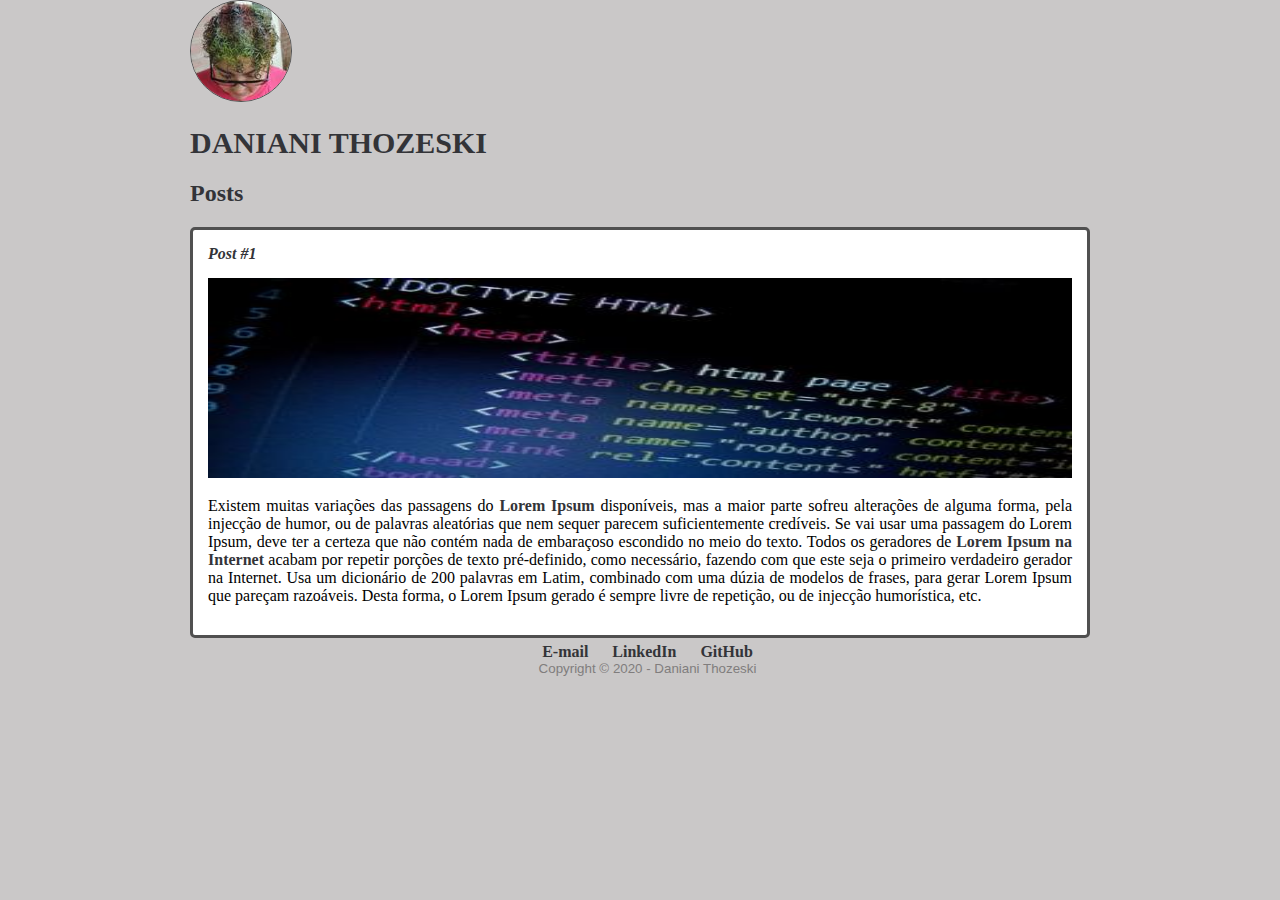
<file: int_html5_css3/index.html>
<!DOCTYPE html>
<html lang="pt-br">
    <head>
        <meta charset="UTF-8"/>
        <title>Int. HTML5/CSS3 - DIO</title>
        <link rel="stylesheet" href="style.css"/>
    </head>
    <body>
        <header>
            <img src="daniani.jpg" alt="Foto da Daniani" class="photo"/> <!--O atributo alt serve para mostrar uma descrição da imagem caso ela não carregue.-->
            <h1 id="title">Daniani Thozeski</h1>        
        </header>
        <section>
            <header>
                <h2 class="subtitle">Posts</h2>
            </header>
            <article class="post">
                <header>
                    <h3 class="post_title">Post #1</h3>
                    <img src="postagem1.jpg" alt="Imagem com códigos em HTML" class="post_image"/>
                </header>
                <p class="post_content">
                    Existem muitas variações das passagens do <a href="mailto:danianith@gmail.com" target="_blank">Lorem Ipsum</a> disponíveis, mas a maior parte sofreu alterações de alguma forma, pela injecção de humor, ou de palavras aleatórias que nem sequer parecem suficientemente credíveis. Se vai usar uma passagem do Lorem Ipsum, deve ter a certeza que não contém nada de embaraçoso escondido no meio do texto. Todos os geradores de <a href="https://www.linkedin.com/in/danianith/" target="_blank">Lorem Ipsum na Internet</a> acabam por repetir porções de texto pré-definido, como necessário, fazendo com que este seja o primeiro verdadeiro gerador na Internet. Usa um dicionário de 200 palavras em Latim, combinado com uma dúzia de modelos de frases, para gerar Lorem Ipsum que pareçam razoáveis. Desta forma, o Lorem Ipsum gerado é sempre livre de repetição, ou de injecção humorística, etc.
                </p>
            </article>
        </section>
        <footer>
            <ul class="contact_list">
                <li>
                    <a href="mailto:danianith@gmail.com" target="_blank">E-mail</a>
                </li>
                <li>
                    <a href="https://www.linkedin.com/in/danianith/" target=_blank>LinkedIn</a>
                </li>
                <li>
                    <a href="https://github.com/danianith" target="_blank">GitHub</a>
                </li> 
                <p class="copy">Copyright &copy; 2020 - Daniani Thozeski</p>              
            </ul>           
        </footer>
    </body>
</html>
</file>
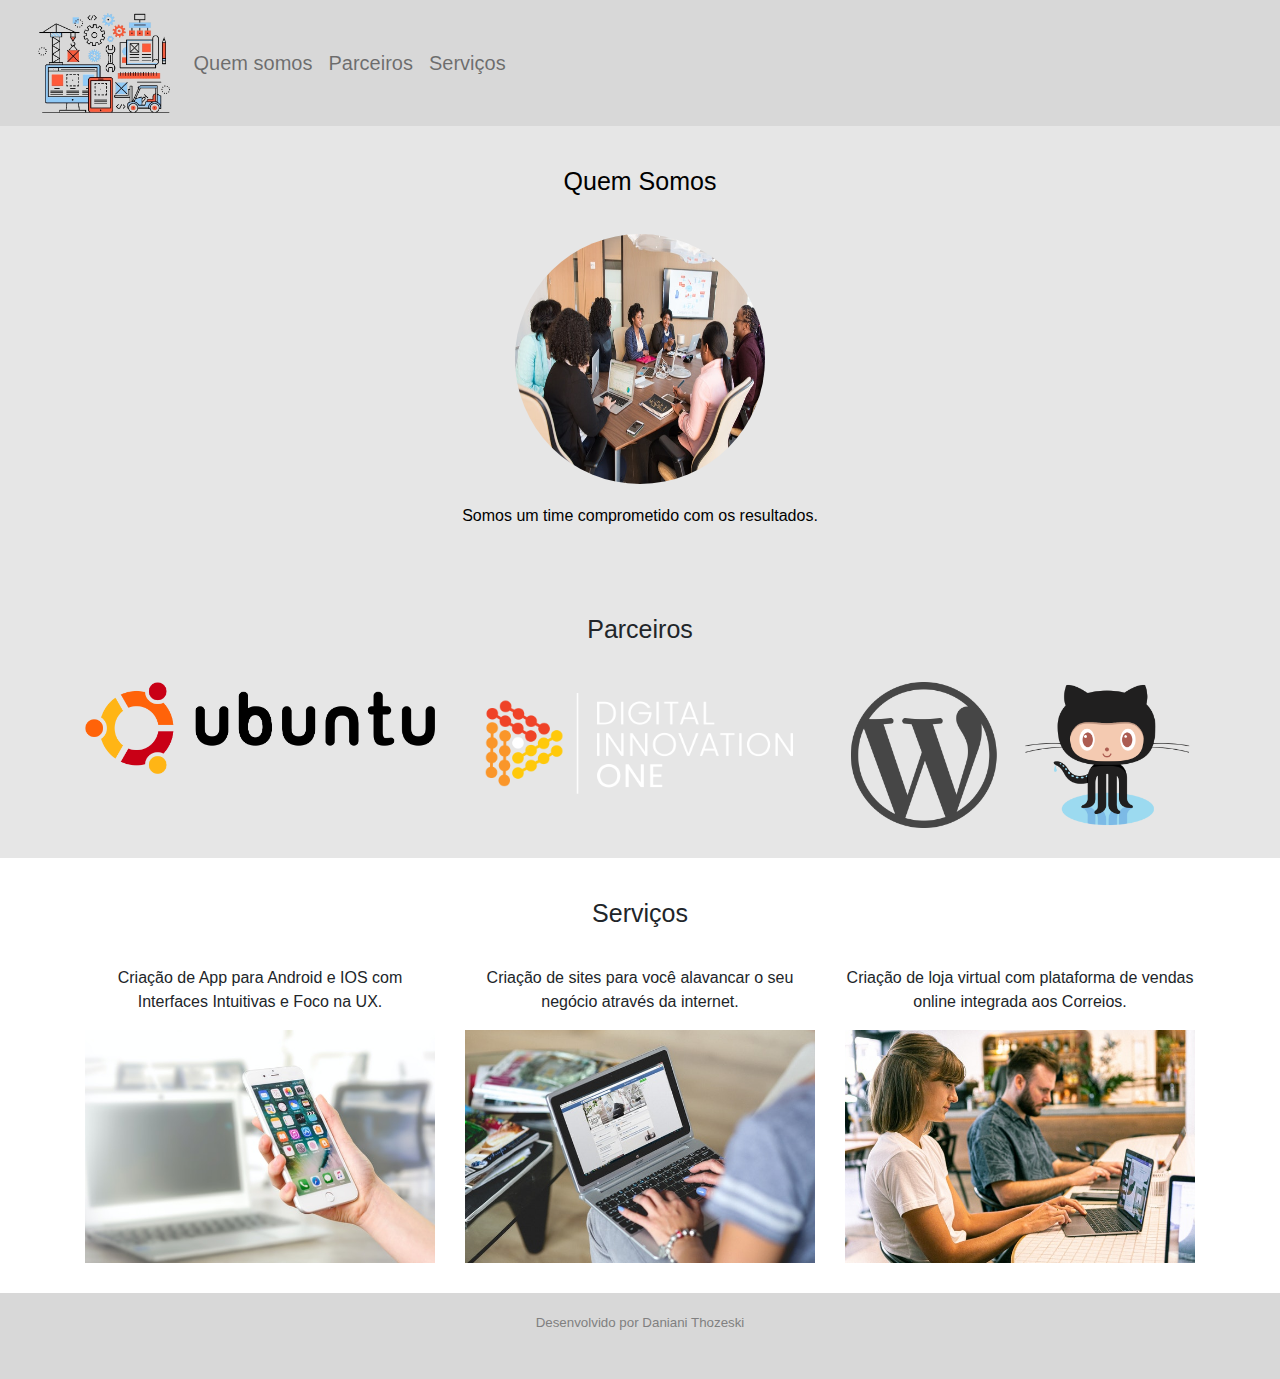
<file: intro_bootstrap/index.html>
<!DOCTYPE html>
<html lang="pt-br">
    <head>
        <meta charset="UTF-8">
        <link rel="stylesheet" type="text/css" href="bootstrap/bootstrap.min.css">
        <link rel="stylesheet" type="text/css" href="css/style.css">
        <title>Estudando Bootstrap</title>
    </head>
    
    <body>
        <nav class="navbar navbar-expand-lg navbar-light">
            <a class="navbar-brand" href="#">
                <img src="img/soft.png" widht="200" height="100"/>
            </a>
            <div class="collapse navbar-collapse">
                <ul class="navbar-nav">
                    <li class="nav-item">
                        <a class="nav-link" href="#quemsomos">Quem somos</a>
                    </li>
                    <li class="nav-item">
                        <a class="nav-link" href="#parceiros">Parceiros</a>
                    </li>
                    <li class="nav-item">
                        <a class="nav-link" href="#servicos">Serviços</a>
                    </li>
                </ul>
            </div>
        </nav>
        
        <section id="quemsomos">
            <div class="container-fluid quem-somos text-center margin">
                <h4 class="margin">Quem Somos</h4>
                <img src="img/time.jpg" class="rounded-circle" width="250" height="250"/>
                <p>Somos um time comprometido com os resultados.</p>
            </div>
        </section>

        <section id="parceiros">
            <div class="container-fluid text-center margin parceiros">
                <h4 class="margin">Parceiros</h4>
                <div class="container">
                    <div class="row">
                        <div class="col-lg-4">
                            <img src="img/ubuntu.png" width="100%">
                        </div>
                        <div class="col-lg-4">
                            <img src="img/dio.png" width="100%">
                        </div>
                        <div class="col-lg-4">
                            <img src="img/git.png" width="100%">
                        </div>
                    </div>
                </div>
            </div>
        </section>

        <section id="servicos">
            <div class="container-fluid text-center margin servicos">
                <h4 class="margin">Serviços</h4>
                <div class="container">
                    <div class="row">
                        <div class="col-lg-4">
                            <p>Criação de App para Android e IOS com Interfaces Intuitivas e Foco na UX.</p>
                            <img src="img/app.jpg" width="100%">
                        </div>
                        <div class="col-lg-4">
                            <p>Criação de sites para você alavancar o seu negócio através da internet.</p>
                            <img src="img/site1.jpg" width="100%">
                        </div>
                        <div class="col-lg-4">
                            <p>Criação de loja virtual com plataforma de vendas online integrada aos Correios.</p>
                            <img src="img/site2.jpg" width="100%">
                        </div>
                    </div>
                </div>
            </div>
        </section>

        <footer class="container-fluid text-center bg-footer margin">
            <p>Desenvolvido por Daniani Thozeski</p>
        </footer>
    </body>
</html>
</file>
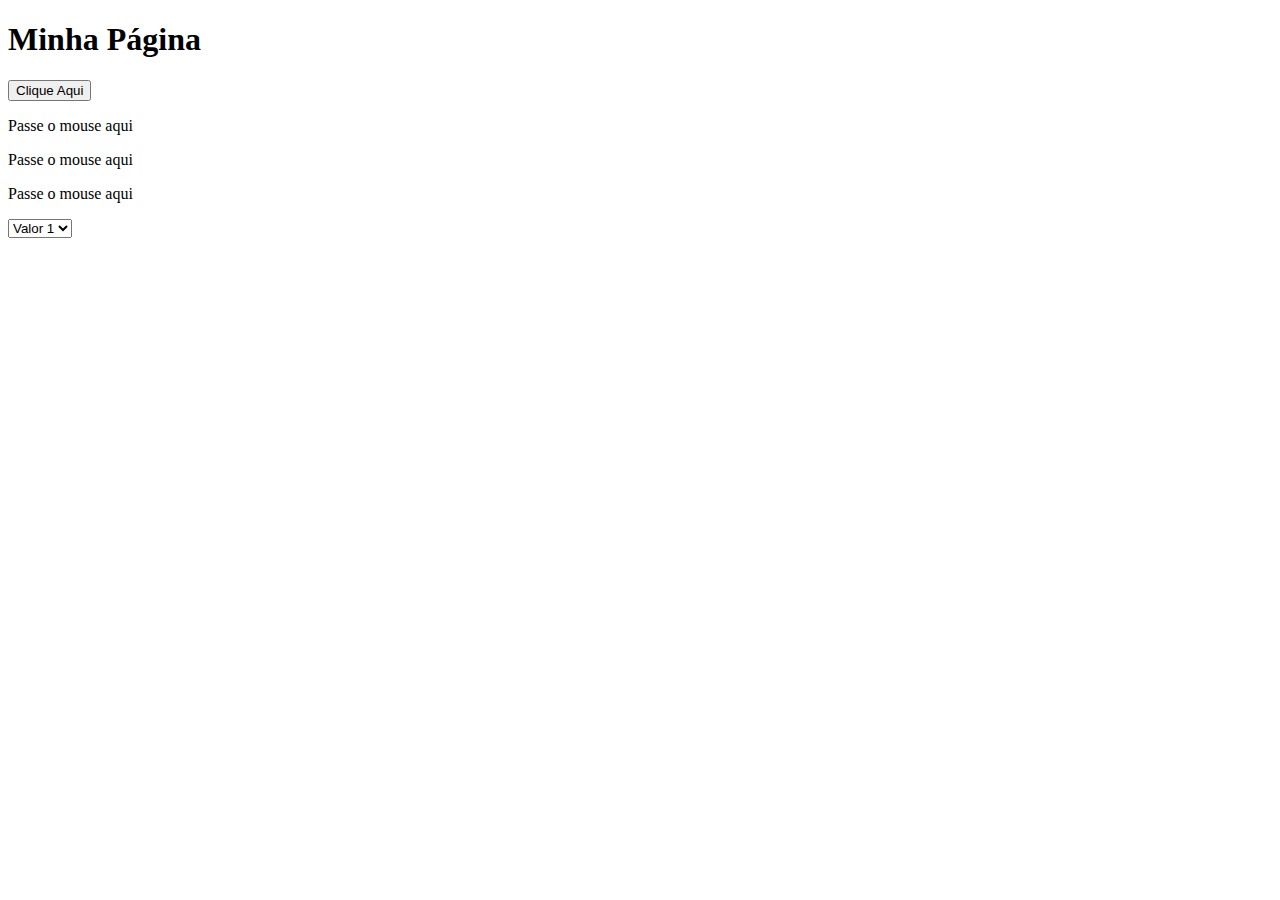
<file: intro_javascript/index.html>
<!DOCTYPE html>
<html lang="pt-br">
    <head>
        <meta charset="UTF-8">   
        <title>Minha Página</title>
        <script type="text/javascript" src="js/main.js"></script>
    </head>
    <body onload="load()">
        <h1>Minha Página</h1>  
        <button type="button" onclick="clicou()">Clique Aqui</button> 
        <p id="agradecimento" onclick="redirecionar()"></p>
        <p id="mousemove" onmouseover="trocar(this)" onmouseout="voltar(this)">Passe o mouse aqui</p>
        <p id="mousemove2" onmouseover="trocar(this)" onmouseout="voltar(this)">Passe o mouse aqui</p>
        <p id="mousemove3" onmouseover="trocar(this)" onmouseout="voltar(this)">Passe o mouse aqui</p>
        <select onchange="funcaoChange(this)">
            <option value="5">Valor 1</option>
            <option value="7">Valor 2</option>
            <option value="9">Valor 3</option>
        </select>
    </body>
</html>
</file>
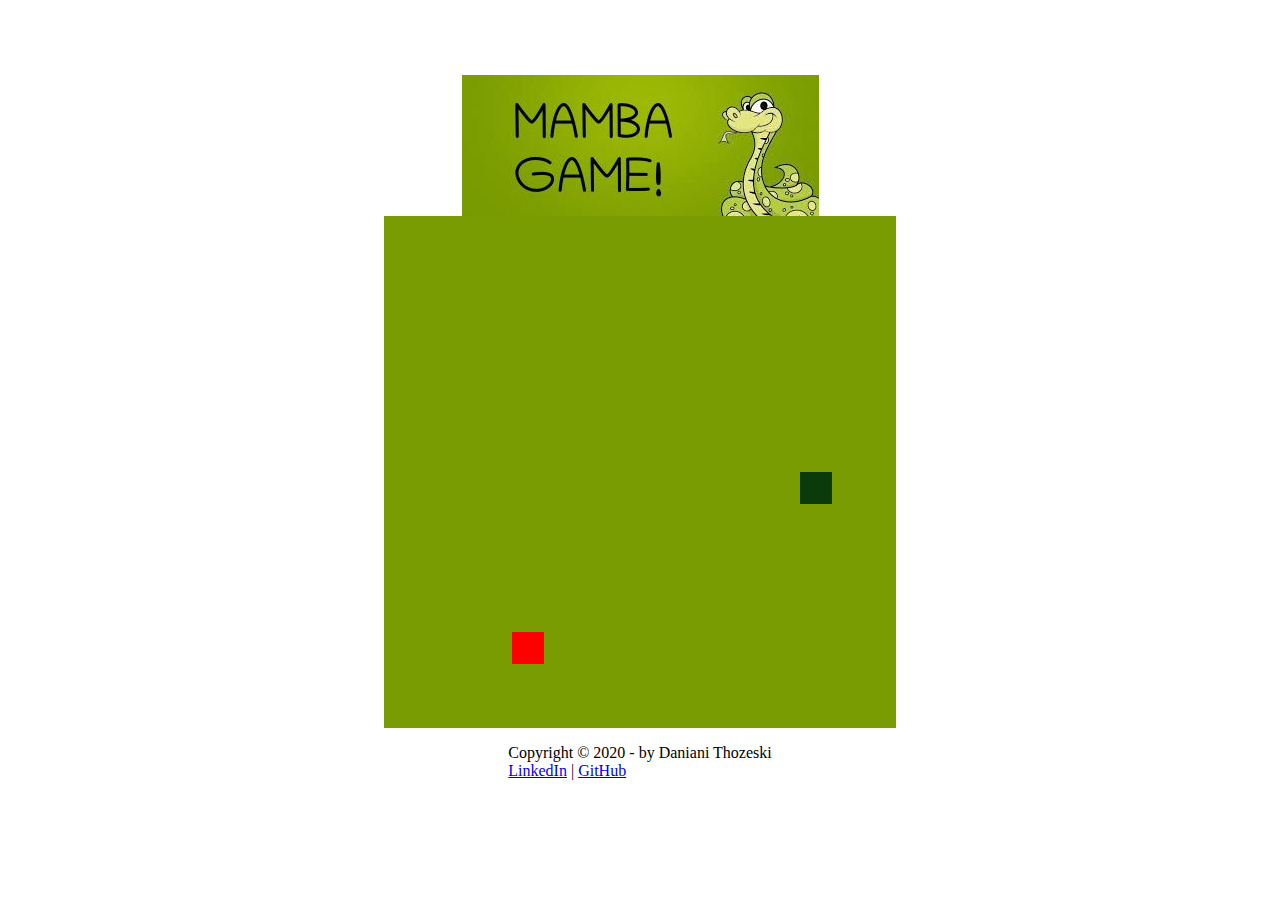
<file: projeto_jogo_cobrinha_js/index.html>
<!DOCTYPE html>
<html lang="pt-br">
<head>
    <meta charset="UTF-8">
    <meta name="viewport" content="width=device-width, initial-sclae=1.0">
    <meta http-equiv="X-UA-Compatible" content="ie=edge">
    <link rel="stylesheet" href="style.css">
    <script defer src="script.js"></script>
    <title>Mamba Game!</title>
</head>
<body>
    <img src="logo.jpg"/>
    <canvas id="snake" width="512" height="512"></canvas>
    <footer id="rodape">
                <p>Copyright &copy; 2020 - by Daniani Thozeski<br>
                <a href="http://www.linkedin.com/in/danianith" target="_blank">LinkedIn</a> | <a href="http://www.github.com/danianith" target="_blank">GitHub</a></p>
    </footer>
</body>
</html>
</file>
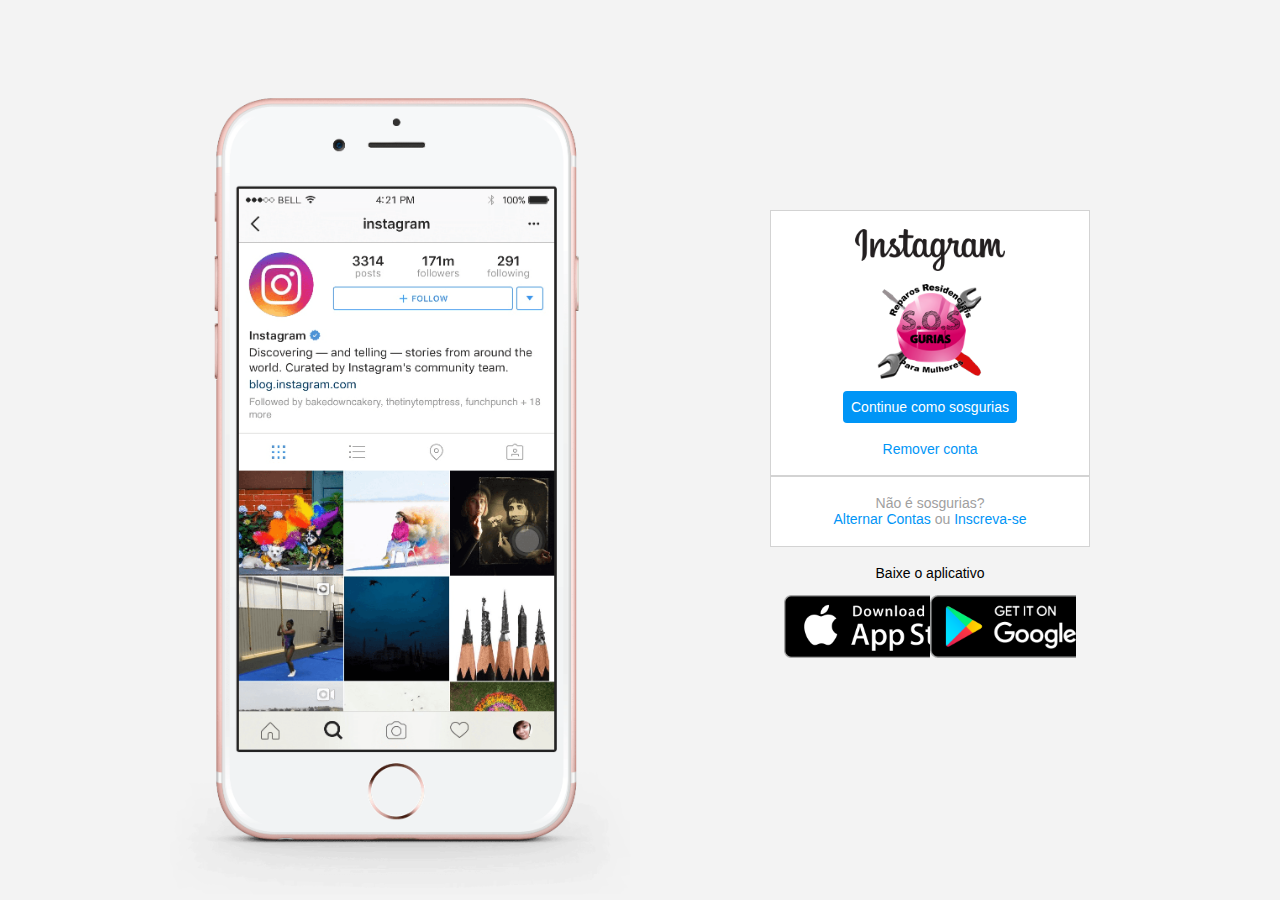
<file: projeto_recriando_login_instagram/index.html>
<!DOCTYPE html>
<html lang="pt-br">
<head>
    <meta charset="UTF-8"/>  
    <meta name="viewport" content="width=device-width, initial-scale=1.0"/>
    <link rel="stylesheet" href="style.css"/> 
    <title>Instagram</title>
</head>
<body>
    <div class="instagram-wrapper">
        <div class="instagram-phone">
            <img src="img/instagram-celular.png" class="celular" alt="Celular com Instagram"/>
            <div class="instagram-continue">
                <div class="group">
                    <img src="img/instagram-logo.png" class="instagram-logo" alt="Logo do Instagram"/>
                    <div class="profile-photo">
                        <img src="img/perfil-instagram.png" alt="Foto de perfil"/>
                    </div>
                    <a href="#" class="instagram-login">Continue como sosgurias</a>
                    <a href="#" class="instagram-logout">Remover conta</a>
                </div>
                <div class="group">
                    <p class="not-account">Não é sosgurias?</p>
                    <p class="not-account">
                        <span class="link-blue">Alternar Contas</span>
                        ou 
                        <span class="link-blue">Inscreva-se</span>
                    </p>
                </div>
                <div class="get-the-app">
                    <p class="get-app">Baixe o aplicativo</p>
                    <div class="download">
                        <a href="#" class="app-download"></a>
                        <a href="#" class="app-download"></a>
                    </div>
                </div>
            </div>
        </div>
    </div>    
</body>
</html>
</file>
<file: int_html5_css3/style.css>
body {
    background-color: rgb(202, 200, 200);
    font-family: Verdana;
    max-width: 900px;
    margin: auto;
}

.photo {
    border: 1px solid #505050;
    border-radius: 50%;
}

#title, .subtitle, .post_title {
    color: rgb(51, 52, 56);
}

#title {
    font-size: 30px;
    text-transform: uppercase;
}

a {
    text-decoration: none;
    color: rgb(51, 52, 56);
    font-weight: bold;
}
a:hover {
    color:purple;
}

.post_title {
    font-size: 16px;
    font-style: italic;
    margin: 0px;
    margin-bottom: 15px;
}

.post {
    background-color: white;
    padding: 15px;
    border: 3px solid #505050;
    margin-bottom: 15px;
    border-radius: 5px;
}

.post_content {
    margin: 0;
    margin-bottom: 15px; 
    text-align: justify;  
}

.post_image {
    margin-bottom: 15px; 
    width: 100%; 
    height: 200px;
}

.contact_list {
    list-style-type: none;
    padding-left: 15px;  
}

.contact_list li a:hover {
    text-decoration: none;
    color: purple;
}

ul {
    margin-top: -10px;
    text-align: center;
}

li {
    display: inline-block;
    margin-top: -20px;
    padding: 10px;
}

.copy {
    font-family: Arial, Helvetica, sans-serif;
    font-size: 10pt;
    text-align: center;
    margin-top: -10px;
    color: rgb(128, 125, 125);
}
</file>
<file: intro_bootstrap/css/style.css>
.navbar {
    background-color: #D8D8D8;
    font-family: 'Arial';
    font-size: 20px;
    padding-left: 3%;
}

h4 {
    font-family: 'Arial';
    font-size: 25px;
}

p {
    font-family: Verdana, sans-serif;
}

.quem-somos {
    background-color:  #E6E6E6;
    color: black;
}

.quem-somos p {
    padding-top: 20px;
    font-family: Verdana, sans-serif;
}

.margin {
    padding-top: 20px;
    padding-bottom: 30px;
}

.parceiros {
    background-color: #E6E6E6;
}

.bg-footer {
    background-color: #D8D8D8;
    color: grey;
    font-family: Verdana, sans-serif;
    font-size: 10pt;
}
</file>
<file: projeto_jogo_cobrinha_js/style.css>
body {
    height: 95vh; 
    width: 95;
    display: flex; /* Define posicionamento */
    justify-content: center; /* Alinha horizontalmente no meio */
    align-items: center; /* Alinha verticalmente no meio */
    flex-direction: column; /* Muda a direção do flex para colunas */    
}
</file>
<file: projeto_recriando_login_instagram/style.css>
@charset "UTF-8";

* {
    padding: 0;
    margin: 0;
    box-sizing: border-box;
    text-decoration: none;
    font-family: sans-serif;
    font-size: 14px;
}

body {
    width: 100%;
    min-height: 100%;
    background-color: rgb(243,243,243);
    margin: 0;
    padding: 0;
    display: flex;
    justify-content: center;
}

.instagram-wrapper {
    display: flex;
    align-items: center;
    justify-content: start;
    width: 50%;
    height: 100vh;
}

.instagram-phone {
    display: flex;
    align-items: center;
    justify-content: center;
    width: 50%;
}

.celular {
    height: 100vh;
}

.instagram-continue {
    display: flex;
    align-items: center; /* Horizontal */
    justify-content: space-around; /* Vertical */
    flex-direction: column;
    width: 50%;
    min-height: 34rem;
}

.group {
    display: flex;
    justify-content: space-between;
    align-items: center;
    flex-direction: column;
    background-color: #ffffff;
    width: 200%;
    padding: 1.3rem 0;
    border: 1px solid lightgray;
}

.group:nth-child(1) {
    min-height: 19rem;
}

.instagram-logo {    
    height: 3rem;
}

.profile-photo {
    display: flex;
    justify-content: center;
    align-items: center;
}

.profile-photo img {
    height: 8rem;
}

.instagram-login {
    background-color: #0095f6;
    color: #ffffff;
    padding: 8px;
    border-radius: 4px;
}

.instagram-logout {
    color: #0095f6;
    margin-top: 1rem;
}

.not-account {
    color: rgb(160,160,160);
}

.link-blue {
    color: #0095f6;
}

.get-the-app {
    display: flex;
    flex-direction: column;
    align-items: center;
    justify-content: center;
    width: 200%;
    padding: 1.3rem 0;
}

.download {
    display: flex;
    width: 100%;
    justify-content: space-evenly;
    align-items: center;
    padding: 1rem;
}

.app-download {
    background-size: cover;
}

.app-download:nth-child(1) {
    background-image: url('./img/apple-button.png');
    height: 7vh;
    width: 15vw;
}

.app-download:nth-child(2) {
    background-image: url('./img/googleplay-button.png');
    height: 7vh;
    width: 15vw;
}

/* media queries */

@media (max-width: 1024px) {   

    .instagram-wrapper {
        width: 90%;
    }
}

@media (max-width: 650px) {

    body {
        background-color: #ffffff;

    }

    .instagram-wrapper {
        width: 90%;        
    }

    .instagram-phone {
        display: none;
    }

    .instagram-continue {
        width: 100%;
    }

    .group {
        border: 1px solid transparent;
    }
}
</file>
